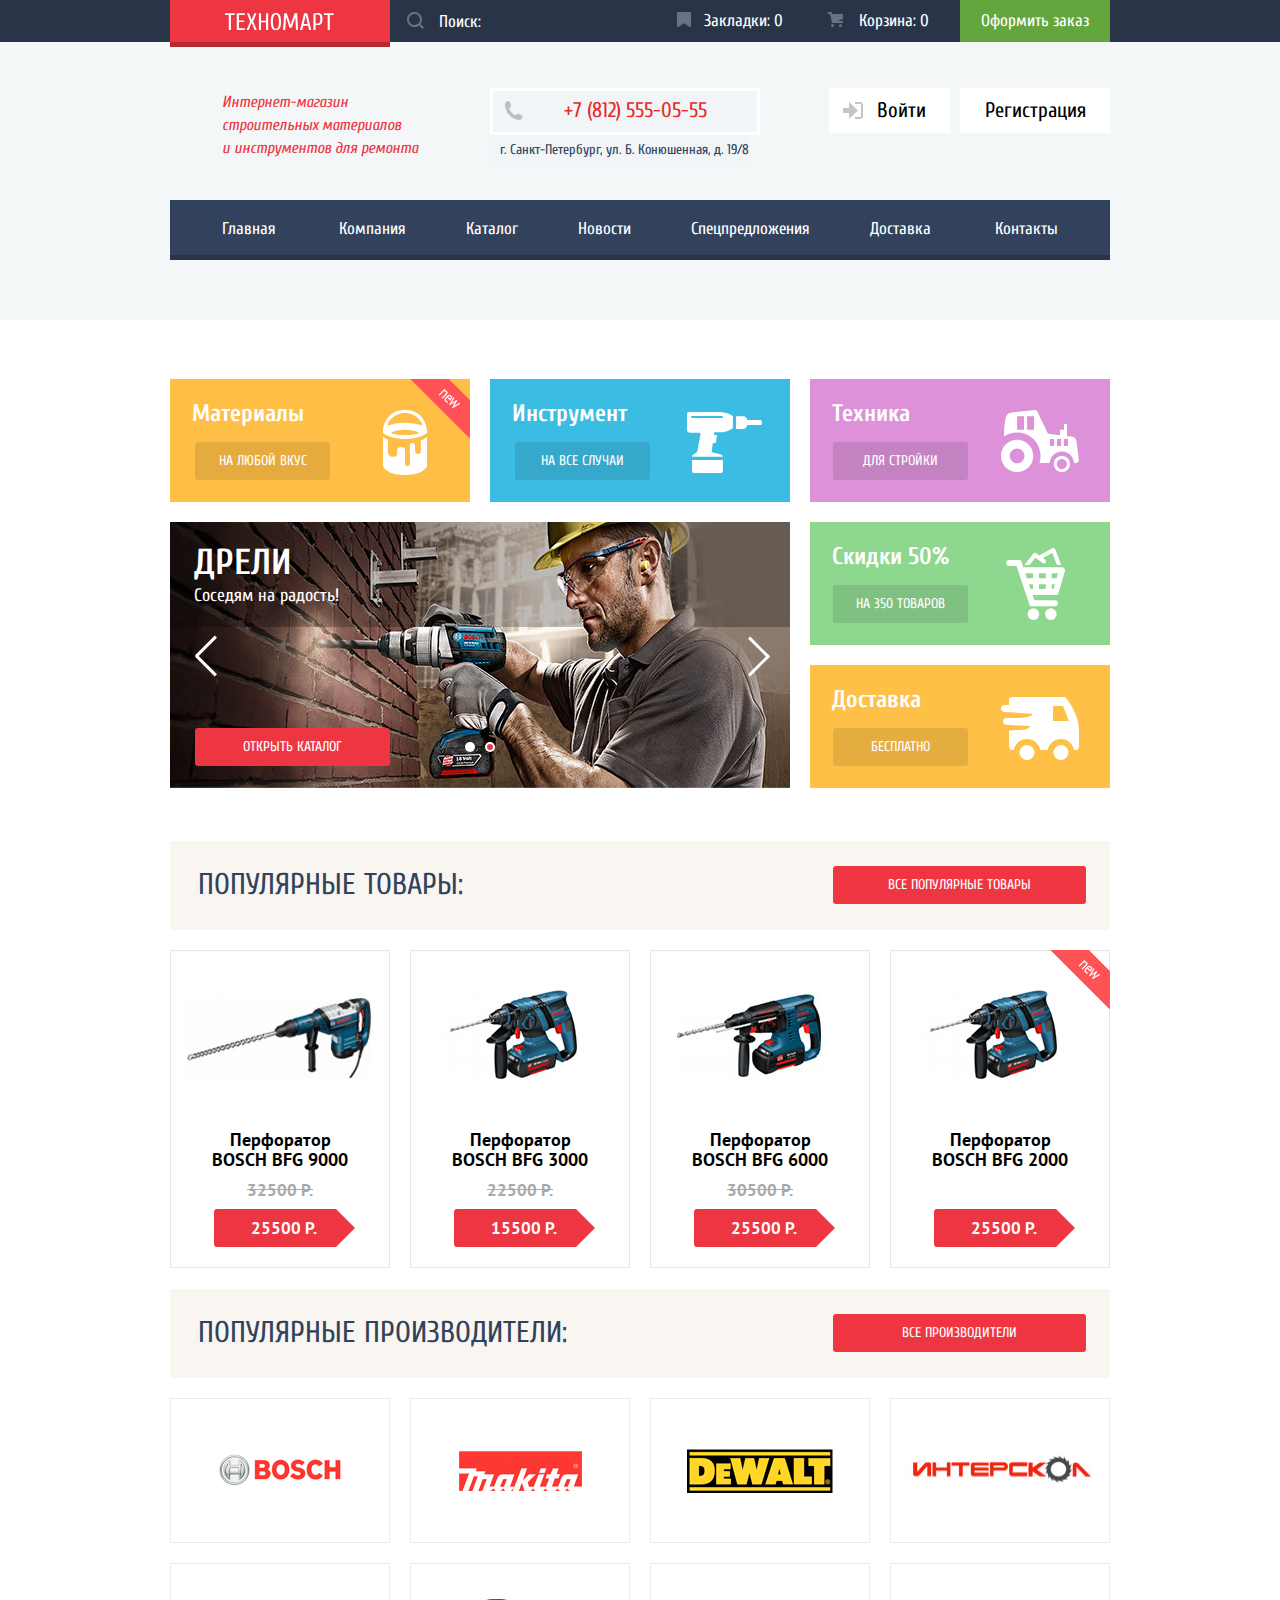
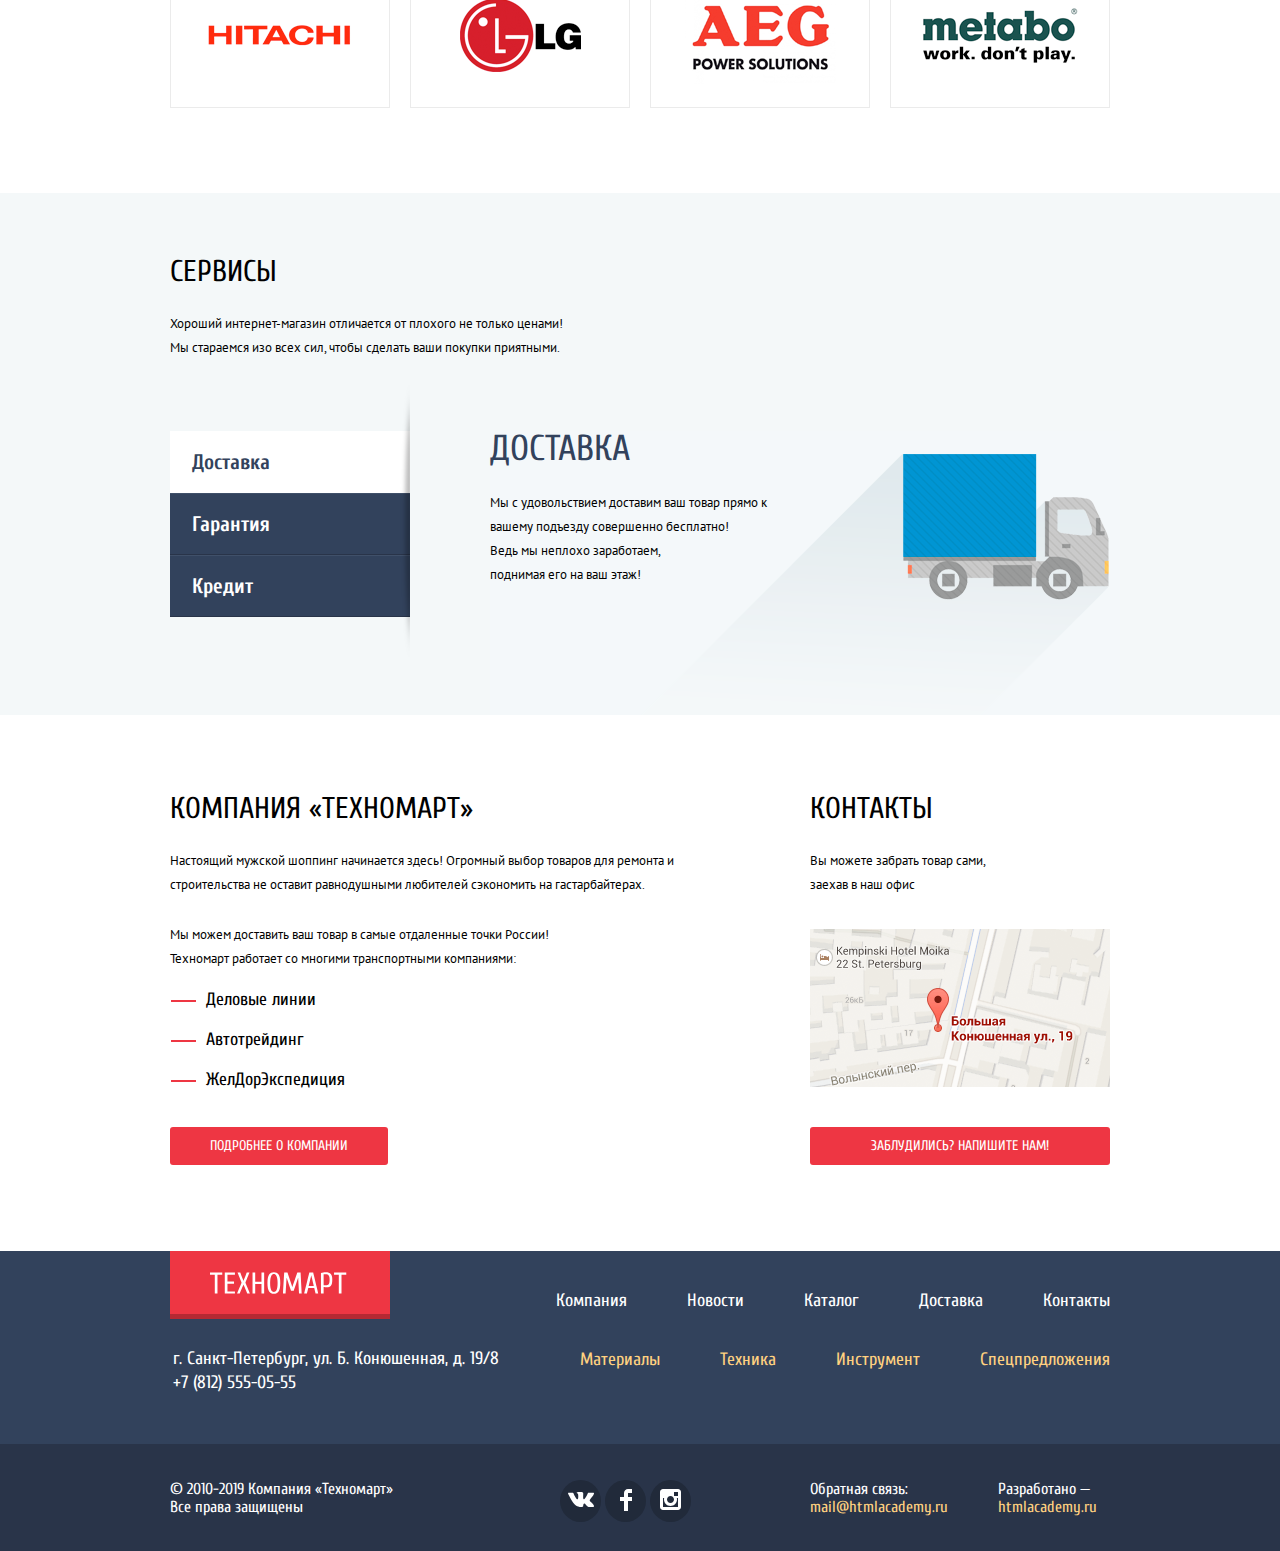
<file: index.html>
<!DOCTYPE html>
<html lang="ru">
<head>
  <meta charset="utf-8">
  <meta name="format-detection" content="telephone=no">
  <title>HTML Academy: Техномарт</title>
  <link href="https://fonts.googleapis.com/css?family=Cuprum:400,400i,700;subset=cyrillic" rel="stylesheet">
  <link href="https://fonts.googleapis.com/css?family=PT+Sans:400,700&amp;subset=cyrillic" rel="stylesheet">
  <link href="css/normalize.css" rel="stylesheet">
  <link href="css/style-min.css" rel="stylesheet">
</head>
<body>
  <header class="main-header">
    <div class="header-topmenu">
      <div class="designwidth topmenu">
        <a class="main-logo">
          <img width="110" height="18" src="img/logo.svg" alt="Логотип «Техномарт»">
        </a>
        <form class="search-form" action="https://echo.htmlacademy.ru" method="get">
          <input class="search-field" id="search-field" type="search" name="search" placeholder="Поиск:">
        </form>
        <div class="header-order">
          <a class="header-order-bookmarks-empty" href="bookmarks.html">Закладки: 0</a>
          <a class="header-order-cart-empty" href="cart.html">Корзина: 0</a>
          <a class="header-order-checkout-empty" href="checkout.html">Оформить заказ</a>
        </div>
      </div>
    </div>
    <div class="header-lightbg">
      <div class="designwidth header-middlemenu">
        <h2 class="header-title">Интернет-магазин строительных материалов и&#160;инструментов для ремонта</h2>
        <div class="header-contacts">
          <span class="header-lightbg-phone" aria-label="Наш контактный телефон">+7 (812) 555-05-55</span>
          <span class="header-lightbg-adress" aria-label="Наш адрес">г. Санкт-Петербург, ул. Б. Конюшенная, д. 19/8</span>
        </div>
        <section class="user-navigation">
          <h2 class="visually-hidden">Навигация пользователя</h2>
          <div class="user-buttons">
            <a class="user-button login-link" href="login.html">Войти</a>
            <a class="user-button registration-link" href="registration.html">Регистрация</a>
          </div>
        </section>
      </div>
      <nav class="designwidth site-navigation">
        <ul class="site-navigation-list">
          <li class="site-navigation-active"><a>Главная</a></li>
          <li><a href="company.html">Компания</a></li>
          <li><a href="catalog.html">Каталог</a></li>
          <li><a href="news.html">Новости</a></li>
          <li><a href="offers.html">Спецпредложения</a></li>
          <li><a href="company.html">Доставка</a></li>
          <li><a href="contacts.html">Контакты</a></li>
        </ul>
      </nav>
    </div>
  </header>
  <main class="container">
    <section class="profit-types designwidth">
      <ul class="profit-types-list">
        <li class="profit profit-materials">
          <h3 class="main-profit">Материалы</h3>
          <span class="new-flag">New</span>
          <a class="button opacity-button" href="#">На любой вкус</a>
        </li>
        <li class="profit profit-tools">
          <h3 class="main-profit">Инструмент</h3>
          <a class="button opacity-button" href="#">На все случаи</a>
        </li>
        <li class="profit profit-mashinery">
          <h3 class="main-profit">Техника</h3>
          <a class="button opacity-button" href="#">Для стройки</a>
        </li>
      </ul>
    </section>
    <section class="features-types designwidth">
      <div class="features-list">
        <div class="slider">
          <div class="perforator-slide cat-slide-off">
            <h3>Перфораторы</h3>
            <p> Настоящие мужские игрушки</p>
            <span class="red-dot">1</span>
          </div>
          <div class="drill-slide ">
            <h3>Дрели</h3>
            <p> Соседям на радость!</p>
            <span class="red-dot">2</span>
          </div>
          <button class="slider-previous just-button" type="button">Назад</button>
          <button class="slider-next just-button" type="button">Вперед</button>
          <a class="red-button slider-button" href="catalog.html">Открыть каталог</a>
          <span class="white-round one"></span>
          <span class="white-round two"></span>
        </div>
        <div class="profit profit-discount">
          <h3 class="main-profit">Скидки 50%</h3>
          <a class="button opacity-button" href="catalog/offers">На 350 товаров</a>
        </div>
        <div class="profit profit-delivery">
          <h3 class="main-profit">Доставка</h3>
          <a class="button opacity-button" href="delivery.html">Бесплатно</a>
        </div>
      </div>
    </section>
    <section class="designwidth popular-goods">
      <div class="sandy">
        <h2 class="main-title">Популярные товары:</h2>
        <a class="red-button all-popular" href="catalog/popular-goods">Все популярные товары</a>
      </div>
      <ul class="popular-goods-list">
        <li class="itemcard">
          <a href="catalog.html">
            <img class="item-photo" src="img/bosch_bfg_9000.jpg" width="218" height="170" alt="Image: Bosch BFG 9000">
          </a>
          <h4 class="item-title">
            <span class="catalog-category">Перфоратор</span>
            <span class="catalog-brand">Bosch</span>
            <span class="catalog-model">BFG 9000</span>
          </h4>
          <div class="price-old">32500 р.</div>
          <div class="price-current">25500 р.</div>
        </li>
        <li class="itemcard">
          <a href="catalog.html">
            <img class="item-photo" src="img/bosch_bfg_3000.jpg" width="218" height="170" alt="Image: Bosch BFG 3000">
          </a>
          <h4 class="item-title">
            <span class="catalog-category">Перфоратор</span>
            <span class="catalog-brand">Bosch</span>
            <span class="catalog-model">BFG 3000</span>
          </h4>
          <div class="price-old">22500 р.</div>
          <div class="price-current">15500 р.</div>
        </li>
        <li class="itemcard">
          <a href="catalog.html">
            <img class="item-photo" src="img/bosch_bfg_6000.jpg" width="218" height="170" alt="Image: Bosch BFG 6000">
          </a>
          <h4 class="item-title">
            <span class="catalog-category">Перфоратор</span>
            <span class="catalog-brand">Bosch</span>
            <span class="catalog-model">BFG 6000</span>
          </h4>
          <div class="price-old">30500 р.</div>
          <div class="price-current">25500 р.</div>
        </li>
        <li class="itemcard">
          <a href="catalog.html">
            <img class="item-photo" src="img/bosch_bfg_2000.jpg" width="218" height="170" alt="Image: Bosch BFG 2000">
          </a>
          <h4 class="item-title">
            <span class="catalog-category">Перфоратор</span>
            <span class="catalog-brand">Bosch</span>
            <span class="catalog-model">BFG 2000</span>
          </h4>
          <div class="new-flag"></div>
          <div class="price-old"></div>
          <div class="price-current">25500 р.</div>
        </li>
      </ul>
    </section>
    <section class="designwidth popular-brands">
      <div class="sandy">
        <h2 class="main-title ">Популярные производители:</h2>
        <a class="red-button all-popular" href="">Все производители</a>
      </div>
      <ul class="brand-list">
        <li><a href="catalog/bosch"><img width="126" height="37" src="img/bosch.png" alt="Bosch"></a></li>
        <li><a href="catalog/makita"><img width="123" height="40" src="img/makita.png" alt="Makita"></a></li>
        <li><a href="catalog/dewalt"><img width="146" height="44" src="img/dewalt.png" alt="DeWalt"></a></li>
        <li><a href="catalog/interskol"><img class="interskol" width="200" height="92" src="img/interskol.png" alt="Интерскол"></a></li>
        <li><a href="catalog/hitachi"><img width="169" height="31" src="img/hitachi.png" alt="Hitachi"></a></li>
        <li><a href="catalog/lg"><img width="121" height="73" src="img/lg.png" alt="LG"></a></li>
        <li><a href="catalog/aeg"><img width="151" height="96" src="img/aeg.png" alt="AEG"></a></li>
        <li><a href="catalog/metabo"><img width="204" height="69" src="img/metabo.png" alt="Metabo"></a></li>
      </ul>
    </section>
    <section class="slider-services">
      <div class="designwidth-noright">
        <h2>Сервисы</h2>
        <p class="slider-subheader">
          Хороший интернет-магазин отличается от плохого не только ценами!
          Мы стараемся изо всех сил, чтобы сделать ваши покупки приятными.
        </p>
        <div class="slider-body">
          <div class="slider-title">
            <button class="delivery-button slider-active" type="button" name="delivery-button">Доставка</button>
            <button class="waranty-button" type="button" name="waranty-button">Гарантия</button>
            <button class="credit-button" type="button" name="credit-button">Кредит</button>
          </div>
          <div class="delivery-slider slider-active">
            <h3>Доставка</h3>
            <p>
              Мы с удовольствием доставим ваш товар прямо
              к вашему подъезду совершенно бесплатно! <br>
              Ведь мы неплохо заработаем,<br>
              поднимая его на ваш этаж!
            </p>
          </div>
          <div class="waranty-slider">
            <h3>Гарантия</h3>
            <p>
              Если купленный у нас товар поломается или заискрит, <br>
              а также в случае пожара, спровоцированного его возгаранием,  вы всегда можете быть уверены в нашей гарантии. Мы обменяем сгоревший товар на новый.
              <br>Дом уж восстановите как-нибудь сами.
            </p>
          </div>
          <div class="credit-slider">
            <h3>Кредит</h3>
            <p>
              Залезть в долговую яму стало проще!<br>
              Кредитные консультанты придут вам на помощь.
            </p>
            <a class="red-button" href="#">Отправить заявку</a>
          </div>
        </div>
      </div>
    </section>
    <div class="main-bottom">
      <div class="designwidth">
        <section class="main-info">
          <h2>КОМПАНИЯ «Техномарт»</h2>
          <p>
            Настоящий мужской шоппинг начинается здесь! Огромный выбор товаров для ремонта и
            строительства не оставит равнодушными любителей сэкономить на гастарбайтерах.
          </p>
          <p>
            Мы можем доставить ваш товар в самые отдаленные точки России!
            Техномарт работает со многими транспортными компаниями:
          </p>
          <ul class="transport-agents">
            <li>Деловые линии</li>
            <li>Автотрейдинг</li>
            <li>ЖелДорЭкспедиция</li>
          </ul>
          <a class="red-button" href="company.html">Подробнее о компании</a>
        </section>
        <section class="main-contacts">
          <h2>Контакты</h2>
          <p>Вы можете забрать товар сами, заехав в наш офис</p>
          <a class="minimap-a" href="https://goo.gl/maps/2VF9Bxz9gbC2">
            <img class="minimap" src="img/minimap.png" width="300" height="158" alt="ул.Большая конюшенная, 19">
          </a>
          <a class="red-button write-us" href="#">Заблудились? Напишите нам!</a>
        </section>
      </div>
    </div>
  </main>
  <footer class="main-footer">
    <div class="footer-dark-blue">
      <div class=" designwidth footer-dark-blue">
        <div class="left-footer">
          <a class="footer-logo"><img alt="Логотип «Техномарт»" width="138" height="23" src="img/logo.svg"></a>
          <p class="left-footer-adress" aria-label="Место нахождения и телефон">
            г. Санкт-Петербург, ул. Б. Конюшенная, д. 19/8
            +7 (812) 555-05-55
          </p>
        </div>
        <div class="footer-nav">
          <ul class="footer-nav-list">
            <li><a href="company.html">Компания</a></li>
            <li><a href="news.html">Новости</a></li>
            <li><a href="catalog.html">Каталог</a></li>
            <li><a href="delivery.html">Доставка</a></li>
            <li><a href="contacts.html">Контакты</a></li>
          </ul>
          <ul class="footer-popular-list">
            <li><a href="#">Материалы</a></li>
            <li><a href="#">Техника</a></li>
            <li><a href="#">Инструмент</a></li>
            <li><a href="offers.html">Спецпредложения</a></li>
          </ul>
        </div>
      </div>
    </div>
    <div class="footer-darkest-blue">
      <div class="designwidth footer-darkest">
        <div class="footer-copyright">
          <span class="all-rights">&#169;&#160;2010-2019 Компания «Техномарт»<br>Все права защищены</span>
          <div class="wrapper-for-design">
            <ul class="social-list">
              <li><a class="social-button vk" href="#"><img src="img/vk-icon.svg" width="26" height="15" alt="ТЕХНОМАРТ во Вконтакте"><span class="visually-hidden">Вконтакте</span></a></li>
              <li><a class="social-button fb" href="#"><span class="visually-hidden">Facebook</span><img width="12" height="22" src="img/fb-icon.svg" alt="ТЕХНОМАРТ на Фэйсбуке"></a></li>
              <li><a class="social-button instagram" href="#"><span class="visually-hidden">INSTAGRAM</span><img width="21" height="21" src="img/insta-icon.svg" alt="ТЕХНОМАРТ в Инстаграме"></a></li>
            </ul>
          </div>
          <div class="creator">
            <div>
              <b>Обратная связь: </b>
              <a class="footer-link mailto-button">mail@htmlacademy.ru</a>
            </div>
            <div class="developer">
              <b>Разработано 	&#8212; </b>
              <a class="footer-link web-address" href="https://htmlacademy.ru/intensive/htmlcss">htmlacademy.ru</a>
            </div>
          </div>
        </div>
      </div>
    </div>
  </footer>
  <div class="popup popup-hidden write-us-form">
    <button class="cross-button popup-close" type="button"></button>
    <form action="https://echo.htmlacademy.ru" method="post">
      <div class="two-columns">
        <p class="form-p">
          <label for="author-name-field">Ваше имя:</label>
          <input class="popup-input" id="author-name-field" type="text" name="author-name" placeholder="Имя Фамилия">
        </p>
        <p class="form-p">
          <label for="author-email-field">Ваш  e-mail:</label>
          <input class="popup-input" id="author-email-field" type="text" name="author-email" placeholder="email@example.com">
        </p>
      </div>
      <div class="one-column">
        <label for="mail-body-field">Текст письма:</label>
        <textarea class="popup-input" id="mail-body-field" name="mail-body" placeholder="В свободной форме"></textarea>
      </div>
      <div class="greybg">
        <input class="button red-button submit-button" type="submit" name="submit" value="Отправить">
      </div>
    </form>
  </div>
  <div class="popup popup-hidden map-popup">
    <iframe src="https://www.google.com/maps/embed?pb=!1m18!1m12!1m3!1d1998.6037999040354!2d30.322010416394033!3d59.938716271971415!2m3!1f0!2f0!3f0!3m2!1i1024!2i768!4f13.1!3m3!1m2!1s0x4696310fca5ba729%3A0xea9c53d4493c879f!2sBolshaya+Konyushennaya+ul.%2C+19%2C+Sankt-Peterburg%2C+Russia%2C+191186!5e0!3m2!1sen!2s!4v1441888483426" width="940" height="446" allowfullscreen></iframe>
    <button class="cross-button" type="button" name="popup-close">Закрыть</button>
  </div>
  <script src="js/javascript-min.js"></script>
</body>
</html>
</file>
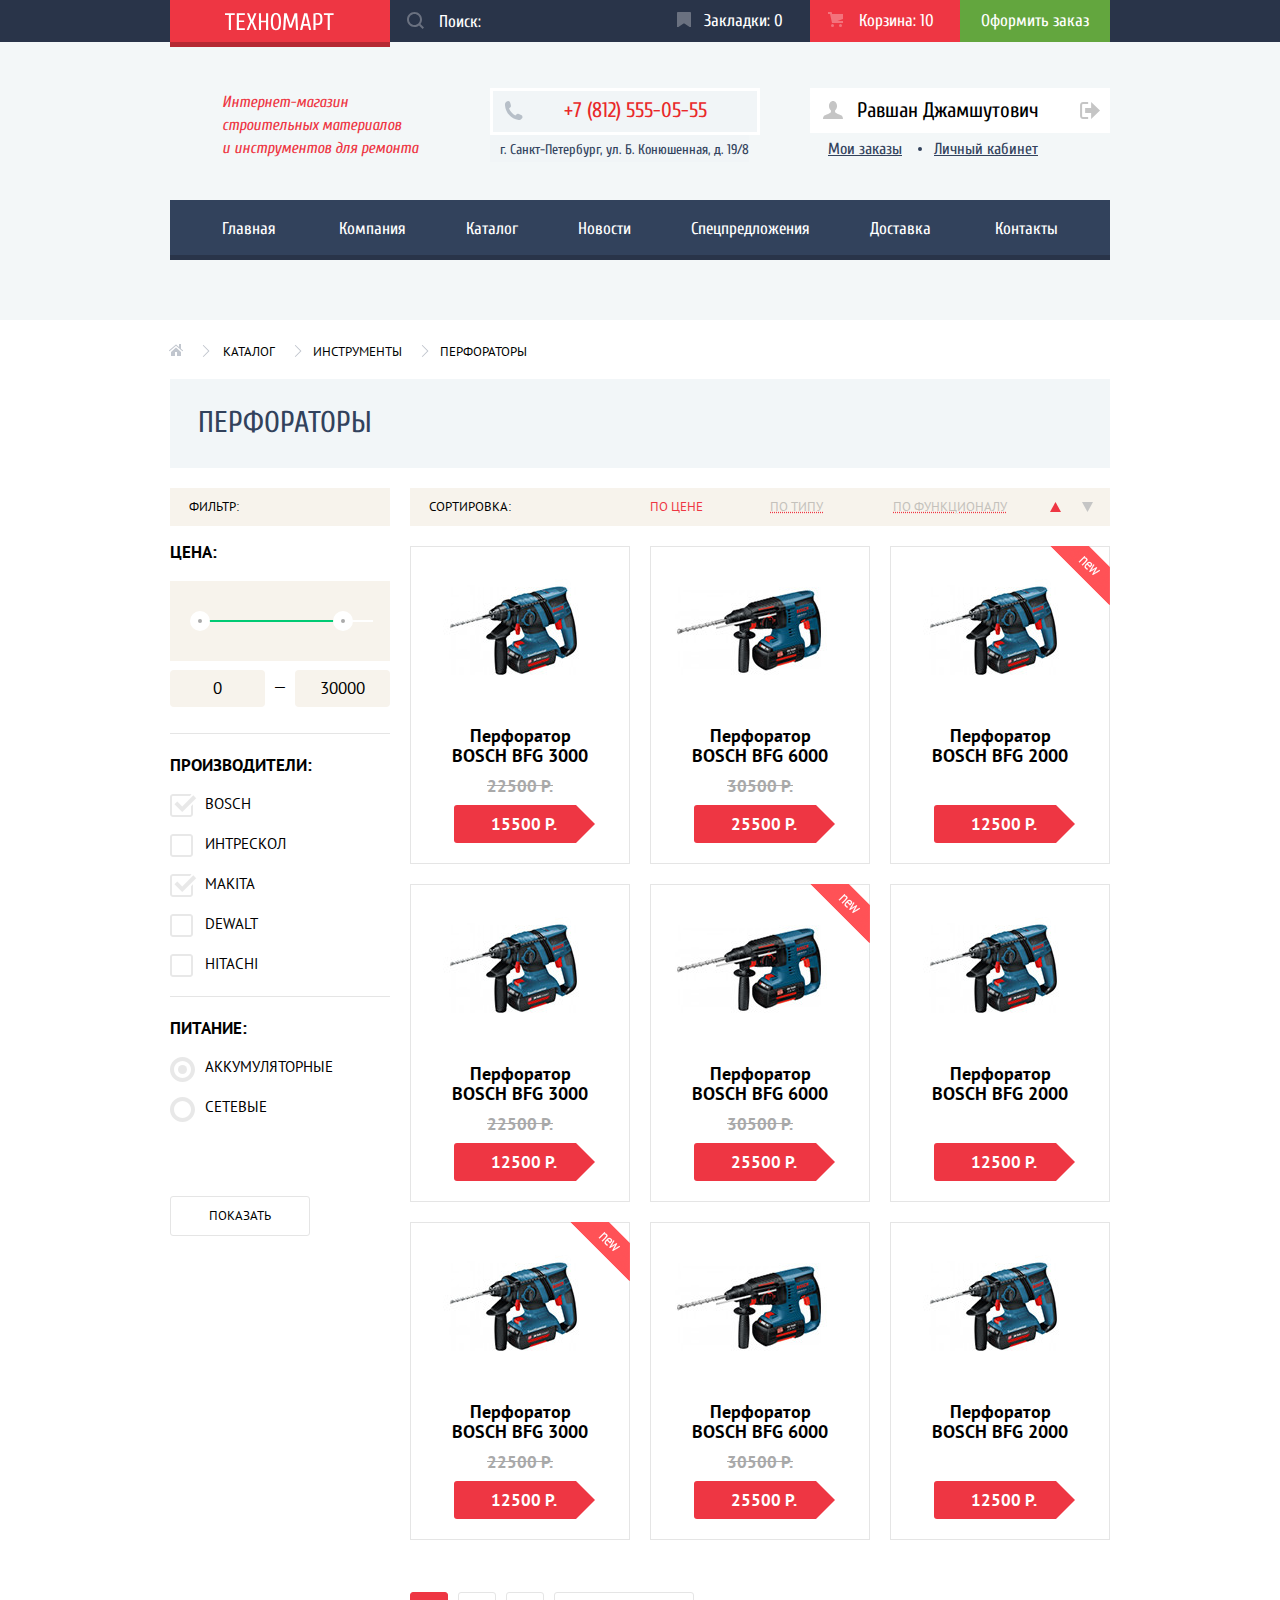
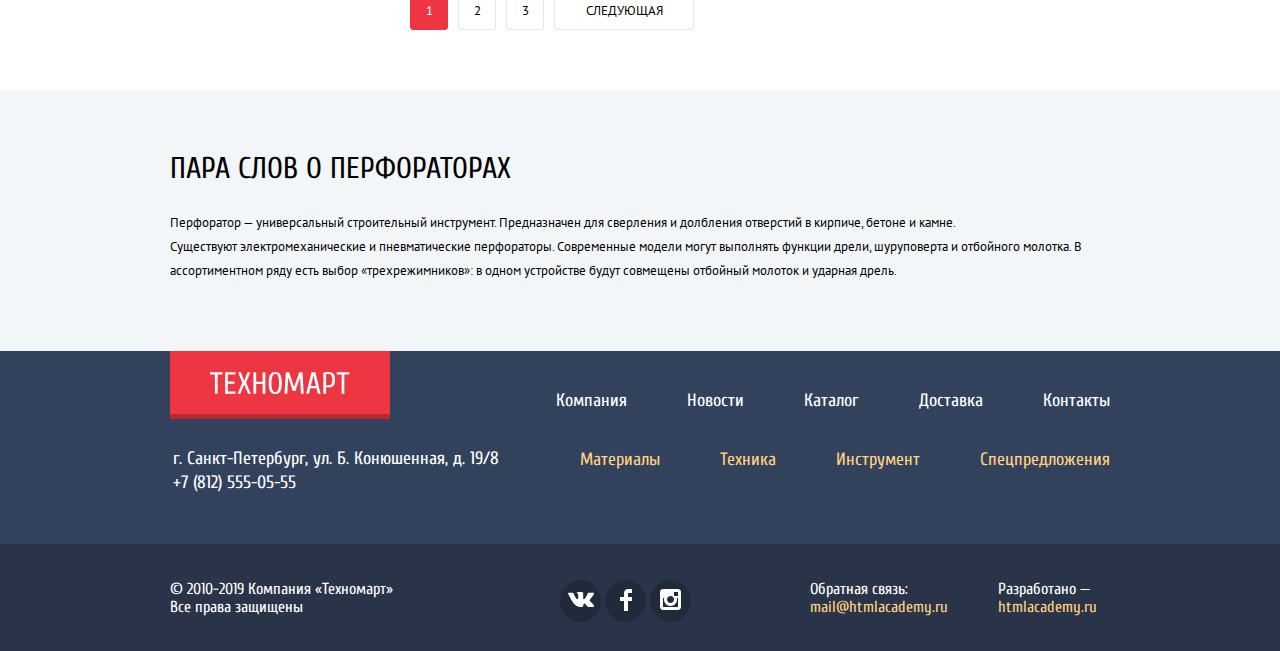
<file: catalog.html>
<!DOCTYPE html>
<html lang="ru">
<head>
  <meta charset="utf-8">
  <meta name="format-detection" content="telephone=no">
  <title>HTML Academy: Техномарт</title>
  <link href="https://fonts.googleapis.com/css?family=Cuprum:400,400i,700;subset=cyrillic" rel="stylesheet">
  <link href="https://fonts.googleapis.com/css?family=PT+Sans:400,700&amp;subset=cyrillic" rel="stylesheet">
  <link href="css/normalize.css" rel="stylesheet">
  <link href="css/style-min.css" rel="stylesheet">
</head>
<body>
  <header class="main-header">
    <h1 class="visually-hidden">Интернет-магазин строительных материалов и инструментов для ремонта ТЕХНОМАРТ</h1>
    <div class="header-topmenu">
      <div class="designwidth topmenu">
        <a class="main-logo header-logo" href="index.html"><img alt="Логотип «Техномарт»" width="111" height="18" src="img/logo.svg"></a> 
        <form class="search-form" action="https://echo.htmlacademy.ru">
          <input class="search-field" id="search-field" type="search" name="search" placeholder="Поиск:">
        </form>
        <div class="header-order">
          <a class="header-order-bookmarks-empty" href="bookmarks.html">Закладки: 0</a>
          <a class="header-order-cart-empty cart-filled" href="cart.html">Корзина: 10</a>
          <a class="header-order-checkout-empty" href="checkout.html">Оформить заказ</a>
        </div>
      </div>
    </div>
    <div class="header-lightbg">
      <div class="designwidth header-middlemenu">
        <h2 class="header-title">Интернет-магазин строительных материалов и&#160;инструментов для ремонта</h2>
        <div class="header-contacts">
          <span class="header-lightbg-phone" aria-label="Наш контактный телефон">+7 (812) 555-05-55</span>
          <span class="header-lightbg-adress" aria-label="Наш адрес">г. Санкт-Петербург, ул. Б. Конюшенная, д. 19/8</span>
        </div>
        <section class="user-navigation">
          <h2 class="visually-hidden">Навигация пользователя</h2>
          <div class="user-buttons">
            <a class="user-button logged-username" href="users/id666/profile.html">Равшан Джамшутович</a>
            <a class="logged-logout" href="logout.html" aria-label="Выйти">
              <svg version="1.1" id="Layer_1" xmlns="http://www.w3.org/2000/svg" xmlns:xlink="http://www.w3.org/1999/xlink" x="0px" y="0px"
                   width="21px" height="17px" viewBox="0 0 21 17" enable-background="new 0 0 21 17" xml:space="preserve">
                <g>
                <polygon fill="#c5c5c5" points="21,8.5 12.125,0 12.125,6 6.125,6 6.125,11 12.125,11 12.125,17 	" />
                 <path fill="#c5c5c5" d="M3.106,13.952V3.048c0.018-0.376,0.171-1.057,1.01-1.057h5.027V0H4.116C1.938,0,1.112,1.81,1.087,3.027 v10.946C1.112,15.189,1.938,17,4.116,17h5.027v-1.99H4.116C3.277,15.01,3.124,14.327,3.106,13.952z" />
                </g>
              </svg>              
            </a>
          </div>
          <div class="user-links-list">
            <a class="logged-link history-link" href="users/id666/history.html">Мои заказы</a>
            <a class="logged-link account-link" href="users/id666/profile.html">Личный кабинет</a>
          </div>
        </section>
      </div>
      <nav class="designwidth site-navigation">
        <ul class="site-navigation-list">
          <li><a href="index.html">Главная</a></li>
          <li><a href="company.html">Компания</a></li> 
          <li><a>Каталог</a></li>
          <li><a href="news.html">Новости</a></li>
          <li><a href="offers.html">Спецпредложения</a></li>
          <li><a href="company.html">Доставка</a></li>
          <li><a href="contacts.html">Контакты</a></li>
        </ul>
      </nav>
    </div>
  </header>
  <main class="container">
    <div class="designwidth">
      <ul class="breadcrumbs">
        <li class="home-icon"><a href="index.html"><img src="img/icon-home.svg" width="15" height="12" alt="Главная страница" aria-label="Главная страница"></a></li>
        <li><a href="catalog.html">Каталог</a></li>
        <li><a href="#">Инструменты</a></li>
        <li class="breadcrumbs-current">Перфораторы</li>
      </ul>
      <h2 class="lightbluebg main-title">Перфораторы</h2>
      <div class="filters-columns">
        <section class="filters">
          <h3 class="filter-title sandy-bg">Фильтр:</h3>
          <form class="perforator-filter">
            <fieldset class="filter-section">
              <legend class="filter-header">Цена:</legend>
              <div class="filter-body-list price-filter">
                <div class="sandy-box">
                  <span class="left-handle">1</span>
                  <span class="right-handle">2</span>
                </div>
                <div class="price-range">
                  <input class="sandy-input" name="min-price" type="number" value="0" aria-label="Minimal price">
                  <span>&#8212;</span>
                  <input class="sandy-input" name="max-price" type="number" value="30000" aria-label="Maximal price">
                </div>
              </div>
            </fieldset>
            <fieldset class="filter-section">
              <legend class="filter-header">Производители:</legend>
              <ul class="filter-body-list">
                <li class="option-field">
                  <input class="visually-hidden filter-input filter-input-checkbox" id="bosch" type="checkbox" name="brand" value="bosch" checked>
                  <label for="bosch">Bosch</label>
                </li>
                <li class="option-field">
                  <input class="visually-hidden filter-input filter-input-checkbox" id="interskol" type="checkbox" name="interskol">
                  <label for="interskol">Интрескол</label>
                </li>
                <li class="option-field">
                  <input class="visually-hidden filter-input filter-input-checkbox" id="makita" type="checkbox" name="makita" checked>
                  <label for="makita">Makita</label>
                </li>
                <li class="option-field">
                  <input class="visually-hidden filter-input filter-input-checkbox" id="dewalt" type="checkbox" name="dewalt">
                  <label for="dewalt">DeWalt</label>
                </li>
                <li class="option-field">
                  <input class="visually-hidden filter-input filter-input-checkbox" id="hitachi" type="checkbox" name="hitachi">
                  <label for="hitachi">Hitachi</label>
                </li>
              </ul>
            </fieldset>
            <fieldset class="filter-section last-fieldset">
              <legend class="filter-header">Питание:</legend>
              <ul class="filter-body-list">
                <li class="option-field">
                  <input class="visually-hidden filter-input filter-input-radio" id="battery-ps" type="radio" name="power-source" value="battery-ps" checked>
                  <label for="battery-ps">Аккумуляторные</label>
                </li>
                <li class="option-field">
                  <input class="visually-hidden filter-input filter-input-radio" id="network-ps" type="radio" name="power-source" value="network-ps">
                  <label for="network-ps">Сетевые</label>
                </li>
                <li class="option-field">
              </ul>
            </fieldset>
            <input class="white-button submit-button" type="submit" value="Показать">
          </form>
        </section>
        <section class="filter-output">
          <div class="sorting-tab sandy-bg">
            <h3 class="filter-title">Сортировка:</h3>
            <a class="sorting-active by-price">по цене</a>
            <a class="by-type" href="#">по типу</a>
            <a href="#">по функционалу</a>
            <div class="direction">
              <a class="ascending active">по-возрастанию</a>
              <a class="descending passive">по-убыванию</a>
            </div>
          </div>
          <ul class="itemcards-list">
            <li class="itemcard">
              <div class="hover-buy-n-bookmarks">
                <a class="buy-button" href="#">КУПИТЬ</a>
                <a class="bookmark-button" href="#">В ЗАКЛАДКИ</a>
              </div>
              <a href="#">
                <img class="item-photo" src="img/bosch_bfg_3000.jpg" width="218" height="170" alt="Image: Bosch BFG 3000">
              </a>
              <h4 class="item-title">
                <span class="catalog-category">Перфоратор</span>
                <span class="catalog-brand">Bosch</span>
                <span class="catalog-model">BFG 3000</span>
              </h4>
              <div class="price-old">22500 р.</div>
              <div class="price-current">15500 р.</div>
            </li>
            <li class="itemcard">
              <a href="#">
                <img class="item-photo" src="img/bosch_bfg_6000.jpg" width="218" height="170" alt="Image: Bosch BFG 6000">
              </a>
              <h4 class="item-title">
                <span class="catalog-category">Перфоратор</span>
                <span class="catalog-brand">Bosch</span>
                <span class="catalog-model">BFG 6000</span>
              </h4>
              <div class="price-old">30500 р.</div>
              <div class="price-current">25500 р.</div>
              <div class="hover-buy-n-bookmarks">
                <a href="#" class="buy-button">КУПИТЬ</a>
                <a href="#" class="bookmark-button">В ЗАКЛАДКИ</a>
              </div>
            </li>
            <li class="itemcard">
              <a href="#">
                <img class="item-photo" src="img/bosch_bfg_2000.jpg" width="218" height="170" alt="Image: Bosch BFG 2000">                <!-- Нью-флаг указать в цсс?-->
              </a>
              <h4 class="item-title">
                <span class="catalog-category">Перфоратор</span>
                <span class="catalog-brand">Bosch</span>
                <span class="catalog-model">BFG 2000</span>
              </h4>
              <div class="new-flag">New</div>
              <div class="price-old"> </div>
              <div class="price-current">12500 р.</div>
              <div class="hover-buy-n-bookmarks">
                <a href="#" class="buy-button">КУПИТЬ</a>
                <a href="#" class="bookmark-button">В ЗАКЛАДКИ</a>
              </div>
            </li>
            <li class="itemcard">
              <a href="#">
                <img class="item-photo" src="img/bosch_bfg_3000.jpg" width="218" height="170" alt="Image: Bosch BFG 3000">
              </a>
              <h4 class="item-title">
                <span class="catalog-category">Перфоратор</span>
                <span class="catalog-brand">Bosch</span>
                <span class="catalog-model">BFG 3000</span>
              </h4>
              <div class="price-old">22500 Р.</div>
              <div class="price-current">12500 Р.</div>
              <div class="hover-buy-n-bookmarks">
                <a href="#" class="buy-button">КУПИТЬ</a>
                <a href="#" class="bookmark-button">В ЗАКЛАДКИ</a>
              </div>
            </li>
            <li class="itemcard">
              <a href="#">
                <img class="item-photo" src="img/bosch_bfg_6000.jpg" width="218" height="170" alt="Image: Bosch BFG 6000">
              </a>
              <h4 class="item-title">
                <span class="catalog-category">Перфоратор</span>
                <span class="catalog-brand">Bosch</span>
                <span class="catalog-model">BFG 6000</span>
              </h4>
              <div class="new-flag"><span class="visually-hidden">New</span></div>
              <div class="price-old">30500 Р.</div>
              <div class="price-current">25500 Р.</div>
              <div class="hover-buy-n-bookmarks">
                <a href="#" class="buy-button">КУПИТЬ</a>
                <a href="#" class="bookmark-button">В ЗАКЛАДКИ</a>
              </div>
            </li>
            <li class="itemcard">
              <a href="#">
                <img class="item-photo" src="img/bosch_bfg_2000.jpg" width="218" height="170" alt="Image: Bosch BFG 2000">
              </a>
              <h4 class="item-title">
                <span class="catalog-category">Перфоратор</span>
                <span class="catalog-brand">Bosch</span>
                <span class="catalog-model">BFG 2000</span>
                </h4>
              <div class="price-old"></div>
              <div class="price-current">12500 Р.</div>
              <div class="hover-buy-n-bookmarks">
                <a href="#" class="buy-button">КУПИТЬ</a>
                <a href="#" class="bookmark-button">В ЗАКЛАДКИ</a>
                </div>
            </li>
            <li class="itemcard">
              <a href="#">
                <img class="item-photo" src="img/bosch_bfg_3000.jpg" width="218" height="170" alt="Image: Bosch BFG 3000">
              </a>
              <h4 class="item-title">
                <span class="catalog-category">Перфоратор</span>
                <span class="catalog-brand">Bosch</span>
                <span class="catalog-model">BFG 3000</span>
              </h4>
              <div class="new-flag"><span class="visually-hidden">New</span></div>
              <div class="price-old">22500 Р.</div>
              <div class="price-current">12500 Р.</div>
              <div class="hover-buy-n-bookmarks">
                <a href="#" class="buy-button">КУПИТЬ</a>
                <a href="#" class="bookmark-button">В ЗАКЛАДКИ</a>
              </div>
            </li>
            <li class="itemcard">
              <a href="#">
                <img class="item-photo" src="img/bosch_bfg_6000.jpg" width="218" height="170" alt="Image: Bosch BFG 6000">
              </a>
              <h4 class="item-title">
                <span class="catalog-category">Перфоратор</span>
                <span class="catalog-brand">Bosch</span>
                <span class="catalog-model">BFG 6000</span>
              </h4>
              <div class="price-old">30500 Р.</div>
              <div class="price-current">25500 Р.</div>
              <div class="hover-buy-n-bookmarks">
                <a href="#" class="buy-button">КУПИТЬ</a>
                <a href="#" class="bookmark-button">В ЗАКЛАДКИ</a>
              </div>
            </li>
            <li class="itemcard">
              <a href="#">
                <img class="item-photo" src="img/bosch_bfg_2000.jpg" width="218" height="170" alt="Image: Bosch BFG 2000">
              </a>
              <h4 class="item-title">
                <span class="catalog-category">Перфоратор</span>
                <span class="catalog-brand">Bosch</span>
                <span class="catalog-model">BFG 2000</span>
              </h4>
              <div class="price-old"></div>
              <div class="price-current">12500 Р.</div>
              <div class="hover-buy-n-bookmarks">
                <a href="#" class="buy-button">КУПИТЬ</a>
                <a href="#" class="bookmark-button">В ЗАКЛАДКИ</a>
              </div>
            </li>
          </ul>
          <ul class="catalog-navigation ">
            <li><a class="white-button active-page">1</a></li>
            <li><a class="white-button" href="#">2</a></li>
            <li><a class="white-button" href="#">3</a></li>
            <li><a class="white-button next-page" href="#">Следующая</a></li>
          </ul>
        </section>
      </div>
    </div>
    <div class="main-lightbluebg perf-bottom">
      <section class="designwidth">
        <h2>ПАРА СЛОВ О ПЕРФОРАТОРАХ</h2>
        <p>
          Перфоратор — универсальный строительный инструмент. Предназначен для сверления и долбления отверстий в кирпиче, бетоне и камне.<br>
          Существуют электромеханические и пневматические перфораторы. Современные модели могут выполнять функции дрели, шуруповерта и отбойного молотка.
          В ассортиментном ряду есть выбор «трехрежимников»: в одном устройстве будут совмещены отбойный молоток и ударная дрель.
        </p>
      </section>
    </div>
  </main>
  <footer class="main-footer">
    <div class="footer-dark-blue">
      <div class=" designwidth footer-dark-blue">
        <div class="left-footer">
          <a class="footer-logo" href="index.html"><img alt="Логотип «Техномарт»" width="141" height="23" src="img/logo.svg"></a>
          <p class="left-footer-adress" aria-label="Место нахождения и телефон">
            г. Санкт-Петербург, ул. Б. Конюшенная, д. 19/8
            +7 (812) 555-05-55
          </p>
        </div>
        <div class="footer-nav">
          <ul class="footer-nav-list">
            <li><a href="company.html">Компания</a></li>
            <li><a href="news.html">Новости</a></li>
            <li><a>Каталог</a></li>
            <li><a href="delivery.html">Доставка</a></li>
            <li><a href="contacts.html">Контакты</a></li>
          </ul>
          <ul class="footer-popular-list">
            <li><a href="#">Материалы</a></li>
            <li><a href="#">Техника</a></li>
            <li><a href="#">Инструмент</a></li>
            <li><a href="offers.html">Спецпредложения</a></li>
          </ul>
        </div>
      </div>
    </div>
    <div class="footer-darkest-blue">
      <div class="designwidth footer-darkest">
        <div class="footer-copyright">
          <span class="all-rights">&#169;&#160;2010-2019 Компания «Техномарт»<br>Все права защищены</span>
          <div class="wrapper-for-design">
            <ul class="social-list">
              <li><a class="social-button vk" href="#"><img src="img/vk-icon.svg" width="26" height="15" alt="VK"><span class="visually-hidden">Вконтакте</span></a></li>
              <li><a class="social-button fb" href="#"><span class="visually-hidden">Facebook</span><img width="12" height="22" src="img/fb-icon.svg" alt="Facebook"></a></li>
              <li><a class="social-button instagram" href="#"><span class="visually-hidden">INSTAGRAM</span><img width="21" height="21" src="img/insta-icon.svg" alt="ТЕХНОМАРТ в Инстаграме"></a></li>
            </ul>
          </div>
          <div class="creator">
            <div>
              <b>Обратная связь: </b>
              <a class="footer-link mailto-button">mail@htmlacademy.ru</a>
            </div>
            <div class="developer">
              <b>Разработано 	&#8212; </b>
              <a class="footer-link web-address" href="https://htmlacademy.ru/intensive/htmlcss">htmlacademy.ru</a>
            </div>
          </div>
        </div>
      </div>
    </div>
  </footer> 
  <section class="popup  popup-hidden buy-dialog">    
      <button class="cross-button popup-close" type="button"><span>Закрыть</span></button>
      <div class="buy-window">
        <div class="buypopup-top">
          <h2 class="popup-title">Товар добавлен в корзину!</h2>
        </div>
        <div class="buy-buttons">
          <a class="button red-button" href="#">Оформить заказ</a>
          <button class="white-button buy-continue" type="button">Продолжить покупки</button>
        </div>
      </div>   
  </section>
    <script src="js/javascript-cat-min.js"></script>
</body>
</html>
</file>
<file: css/style-min.css>
body{margin:0;padding:0;min-width:960px;font-family:"Cuprum",Arial,sans-serif;font-size:13px;line-height:24px;color:#000;background-color:#fff}a{text-decoration:none;color:#fff;padding:0;cursor:pointer}.visually-hidden:not(:focus):not(:active),input[type="checkbox"].visually-hidden,input[type="radio"].visually-hidden{position:absolute;width:1px;height:1px;margin:-1px;border:0;padding:0;white-space:nowrap;-webkit-clip-path:inset(100%);clip-path:inset(100%);clip:rect(0 0 0 0);overflow:hidden}.red-button{display:inline-block;text-align:center;vertical-align:middle;font-family:"Cuprum",Arial,sans-serif;background-color:#ee3643;color:#fff;text-align:center;vertical-align:middle;text-transform:uppercase;font-size:14px;line-height:18px;padding-top:10px;padding-bottom:10px;border-radius:3px;outline:none}.red-button:hover,.red-button:focus{background-color:#ca2c37;color:#fff}.red-button:active{background-color:#ba2732;color:#fff}.just-button{display:inline-block;text-align:center;vertical-align:middle;font:inherit;border:none;margin:0;padding:0;background-color:transparent;cursor:pointer}.main-header{margin:0;padding:0;font-family:"Cuprum",Arial,sans-serif}.header-topmenu{width:100%;height:42px;color:#fff;background-color:#293449}.header-topmenu a,.site-navigation-list a{color:#fff}.designwidth{width:940px;margin:0 auto;padding:0 10px}.topmenu{display:-webkit-box;display:-ms-flexbox;display:flex;font-size:17px;line-height:18px;-webkit-box-align:stretch;-ms-flex-align:stretch;align-items:stretch;-ms-flex-line-pack:stretch;align-content:stretch}.main-logo{margin:0;display:block;max-width:220px;padding:13px 55px 7px 55px;background-color:#ee3643;-webkit-box-shadow:#b52933 0 5px 0 0;box-shadow:#b52933 0 5px 0 0;z-index:5}.main-logo img{margin:0;padding:0;width:110px;height:18px}.main-logo:hover{background-color:#ca2c37;-webkit-box-shadow:#9a212a 0 5px 0 0;box-shadow:#9a212a 0 5px 0 0}.main-logo:active{background-color:#ba2732;-webkit-box-shadow:#8e1e26 0 5px 0 0;box-shadow:#8e1e26 0 5px 0 0}.header-order{display:-webkit-box;display:-ms-flexbox;display:flex;width:470px;-webkit-box-pack:end;-ms-flex-pack:end;justify-content:flex-end}.search-form{width:270px;color:#fff;background-color:#293449}.search-field{position:relative;width:100%;height:42px;padding-left:49px;font:inherit;font-size:17px;line-height:18px;color:#fff;background-color:#293449;border:none;background-image:url("../img/icon-search-grey.svg");background-repeat:no-repeat;background-position:17px 12px;-ms-flex-item-align:stretch;-ms-grid-row-align:stretch;align-self:stretch}.search-field::-webkit-input-placeholder{color:#fff}.search-field:-ms-input-placeholder{color:#fff}.search-field::-moz-placeholder{color:#fff;opacity:1}.search-field:-moz-placeholder{color:#fff;opacity:1}.search-field:hover{background-image:url("../img/icon-search-white.svg");background-repeat:no-repeat;background-position:18px 12px;background-color:#212a3a}.search-field:focus{background-color:#fff;color:#000;background-image:url("../img/icon-search-red.svg");background-repeat:no-repeat;background-position:18px 12px;border:none}.header-order-bookmarks-empty{display:inline-block;position:relative;text-align:left;vertical-align:middle;width:106px;padding-left:44px;padding-top:12px;-ms-flex-item-align:stretch;-ms-grid-row-align:stretch;align-self:stretch;text-align:left;vertical-align:middle}.header-order-bookmarks-empty::before{position:absolute;content:"";top:12px;left:17px;width:14px;height:15px;background-image:url("../img/icon-bookmark-white.svg");background-repeat:no-repeat;background-position:0 0;opacity:0.3}.header-order-cart-empty,.header-order-cart-full{display:block;position:relative;width:101px;padding-left:49px;padding-top:12px}.header-order-checkout-empty{display:block;width:150px;padding-top:12px;text-align:center}.header-order-cart-empty::before{position:absolute;content:"";top:12px;left:18px;width:15px;height:15px;background-image:url("../img/icon-cart1.svg");background-repeat:no-repeat;background-position:0 0;opacity:0.3}.header-order-cart-empty:hover::before,.header-order-bookmarks-empty:hover::before{opacity:1}.header-order-bookmarks-empty:hover,.header-order-bookmarks-empty:focus{background-color:#212a3a;color:#fff}.header-order-cart-empty:hover,.header-order-cart-empty:focus{background-color:#212a3a;color:#fff}.header-order-bookmarks-empty:active,.header-order-cart-empty:active{background-color:#161d29;color:#9a9c9f}.header-order-bookmarks-empty:active::before{opacity:0.3}.header-order-cart-empty:active::before{opacity:0.3}.bookmarks-filled,.cart-filled{color:#fff;background-color:#ee3643}.bookmarks-filled:hover,.bookmarks-filled:focus,.cart-filled:hover,.cart-filled:focus{color:#fff;background-color:#ee3643}.header-order-checkout-empty{color:#fff;background-color:#63a63e}.header-order-checkout-empty:hover,.header-order-checkout-empty:focus{color:#fff;background-color:#5fbb2d}.header-order-checkout-empty:active{color:#fff;background-color:#518534}.header-lightbg{background-color:#f3f7f8;width:100%;padding-top:46px;padding-bottom:65px}.header-middlemenu{display:-webkit-box;display:-ms-flexbox;display:flex;-webkit-box-pack:justify;-ms-flex-pack:justify;justify-content:space-between;-webkit-box-align:start;-ms-flex-align:start;align-items:flex-start}.header-title{margin:0;padding:0;-webkit-box-sizing:border-box;box-sizing:border-box;width:300px;padding:3px 45px 0 52px;text-transform:none;font-style:italic;font-weight:400;font-size:16px;line-height:23px;color:#ee3643;-ms-flex-item-align:start;align-self:flex-start}.header-contacts{-ms-flex-item-align:start;align-self:flex-start;-webkit-box-align:start;-ms-flex-align:start;align-items:flex-start;margin-left:20px;padding:0;width:270px}.header-lightbg-phone{display:inline-block;text-align:center;vertical-align:middle;position:relative;width:193px;padding-top:9px;padding-bottom:11px;padding-left:71px;text-align:left;background-color:#f1f5f7;color:#e9292a;border:3px solid #fff;font-size:21px;line-height:21px}.header-lightbg-phone::before{position:absolute;content:"";top:10px;left:11px;width:19px;height:19px;background-image:url("../img/icon-phone.svg");background-repeat:no-repeat;background-position:0 0}.header-lightbg-adress{display:inline-block;text-align:center;vertical-align:middle;background-color:#f1f5f7;color:#32425c;font-size:14px;line-height:24px;padding-top:3px;padding-left:10px}.user-navigation{display:-webkit-box;display:-ms-flexbox;display:flex;-ms-flex-wrap:wrap;flex-wrap:wrap;margin-left:auto;padding:0;width:300px;-webkit-box-pack:start;-ms-flex-pack:start;justify-content:flex-start}.user-buttons{display:-webkit-box;display:-ms-flexbox;display:flex;width:300px;-webkit-box-align:start;-ms-flex-align:start;align-items:flex-start;-webkit-box-pack:end;-ms-flex-pack:end;justify-content:flex-end;font-size:21px;line-height:21px}.user-button{display:block;background-color:#fff;color:#000;padding-top:12px;padding-bottom:12px}.login-link{position:relative;-webkit-box-sizing:border-box;box-sizing:border-box;width:121px;margin-right:10px;padding-left:48px;padding-right:27px}.login-link::before{position:absolute;content:"";top:14px;left:14px;width:20px;height:17px;background-image:url("../img/icon-login-grey.svg");background-repeat:no-repeat;background-position:0 0}.login-link:hover::before,.login-link:focus::before{position:absolute;content:"";top:14px;left:13px;width:20px;height:17px;background-image:url("../img/icon-login.svg");background-repeat:no-repeat;background-position:0 0}.login-link:active::before{position:absolute;content:"";top:14px;left:13px;width:20px;height:17px;background-image:url("../img/icon-login-grey.svg");background-repeat:no-repeat;background-position:0 0}.registration-link{width:150px;text-align:center}.login-link:hover,.login-link:focus,.registration-link:hover,.registration-link:focus{color:#ee3643}.login-link:hover:active,.registration-link:active{color:rgba(0,0,0,0.302)}.logged-logout{-webkit-box-sizing:border-box;box-sizing:border-box;position:relative;width:60px;-ms-flex-negative:0;flex-shrink:0;-webkit-box-flex:0;-ms-flex-positive:0;flex-grow:0;padding-top:14px;padding-left:29px;padding-bottom:10px;background-color:#fff}.logged-logout:hover polygon,.logged-logout:hover path,.logged-logout:focus polygon,.logged-logout:focus path{fill:#32425C}.logged-logout:active polygon,.logged-logout:active path{fill:#c5c5c5}.logged-username{position:relative;width:239px;padding-left:47px;padding-top:12px;padding-bottom:12px}.logged-username::before{content:"";position:absolute;top:13px;left:13px;width:21px;height:18px;background-image:url("../img/icon-user.svg");background-repeat:no-repeat;background-position:0 0}.logged-username:hover::before,.logged-username:focus::before{content:"";position:absolute;top:13px;left:13px;width:21px;height:18px;background-image:url("../img/icon-user-blue.svg");background-repeat:no-repeat;background-position:0 0}.logged-username:active::before{content:"";position:absolute;top:13px;left:13px;width:21px;height:18px;background-image:url("../img/icon-user.svg");background-repeat:no-repeat;background-position:0 0}.logged-link{font-size:16px;line-height:18px;color:#32425c;text-decoration:underline}.logged-link:hover,.logged-link:focus{color:#ee3643}.logged-link:active{color:#c5cad0}.user-links-list{display:-webkit-box;display:-ms-flexbox;display:flex;-ms-flex-wrap:wrap;flex-wrap:wrap;margin:0;padding:0;-ms-flex-item-align:start;align-self:flex-start;-webkit-box-align:stretch;-ms-flex-align:stretch;align-items:stretch}.user-links-list a{display:block;position:relative;-webkit-box-sizing:border-box;box-sizing:border-box;padding-top:7px;padding-left:17px;padding-right:15px}.user-links-list a:first-child{padding-left:18px}.user-links-list a::before{position:absolute;top:14px;left:1px;content:"";border:2px solid #32425c;border-radius:50%}.user-links-list a:first-child::before{border:none}.site-navigation{width:940px;-ms-flex-negative:0;flex-shrink:0;margin-top:38px;color:#fff;font-size:17px;line-height:17px}.site-navigation-list{display:-webkit-box;display:-ms-flexbox;display:flex;background-color:#32425c;-webkit-box-shadow:#293449 0 5px 0 0;box-shadow:#293449 0 5px 0 0;-ms-flex-wrap:wrap;flex-wrap:wrap;list-style:none;margin:0;padding:0;padding-right:20px;padding-left:26px;z-index:5}.site-navigation li{margin:0;padding:0}.site-navigation a{display:inline-block;text-align:center;vertical-align:middle;-webkit-box-sizing:border-box;box-sizing:border-box;margin:0;padding-right:31px;padding-left:29px;padding-top:20px;padding-bottom:18px;width:100%}.site-navigation li:first-child a{padding-left:26px;padding-right:34px}.site-navigation li:last-child a{padding-right:27px;padding-left:33px}.site-navigation a:hover,.site-navigation a:focus{background-color:#293449;color:#fff}.site-navigation a:active{background-color:#1d2739;color:rgba(255,255,255,0.502)}.container{background-color:#fff;color:#000}.sandy{margin-top:20px;display:-webkit-box;display:-ms-flexbox;display:flex;-ms-flex-wrap:wrap;flex-wrap:wrap;color:#000;background-color:#f9f5f0;-webkit-box-pack:justify;-ms-flex-pack:justify;justify-content:space-between;-webkit-box-align:start;-ms-flex-align:start;align-items:flex-start}.sandy .main-title{margin:0;color:#32425c;max-width:609px}.sandy .red-button{width:253px;margin-right:24px;margin-top:25px;margin-bottom:26px;padding-top:10px;padding-bottom:10px;border-radius:3px}.breadcrumbs{display:-webkit-box;display:-ms-flexbox;display:flex;-ms-flex-wrap:wrap;flex-wrap:wrap;margin:0;margin-top:23px;padding:0;font-family:"PT sans",Arial,sans-serif;font-size:13px;text-transform:uppercase;line-height:18px}.breadcrumbs li{position:relative;padding-right:38px;list-style:none}.breadcrumbs li:first-child{position:relative;left:-2px}.breadcrumbs li::after{position:absolute;content:"";top:2px;right:11px;width:8px;height:12px;background:#fff url("../img/icon-right-small.svg")no-repeat;background-position:0 0}.breadcrumbs li:last-child::after{background:#fff}.breadcrumbs a{text-decoration:none;color:#000}.lightbluebg{background-color:#f2f6f8}.main-title{margin-top:18px;margin-bottom:20px;padding-top:29px;padding-bottom:30px;padding-left:28px;font-size:30px;line-height:30px;font-weight:400;text-transform:uppercase}.lightbluebg.main-title{color:#32425c}.filters-columns{display:-webkit-box;display:-ms-flexbox;display:flex;-webkit-box-orient:horizontal;-webkit-box-direction:normal;-ms-flex-direction:row;flex-direction:row;-webkit-box-pack:justify;-ms-flex-pack:justify;justify-content:space-between}.filters{-webkit-box-sizing:border-box;box-sizing:border-box;width:220px}.sandy-bg{margin:0;padding:0;padding-top:10px;padding-bottom:10px;font-family:"PT sans",Arial,sans-serif;color:#000;background-color:#f7f3ec}.filter-title{padding-left:19px;font-size:13px;line-height:18px;text-transform:uppercase;font-weight:400}.perforator-filter{display:-webkit-box;display:-ms-flexbox;display:flex;-webkit-box-orient:vertical;-webkit-box-direction:normal;-ms-flex-direction:column;flex-direction:column;font-family:"PT sans",Arial,sans-serif}.perforator-filter label{font-size:15px;line-height:20px}.filter-header{margin:0;padding:0;margin-bottom:12px;font-family:"PT sans",Arial,sans-serif;font-weight:700;font-size:17px;line-height:30px;text-transform:uppercase;text-align:left}.perforator-filter legend:first-of-type{margin-bottom:14px}.sandy-box{background-color:#f7f3ec;margin:0;height:80px;margin-bottom:9px}.sandy-box span{font-size:0;margin:0;padding:0}.sandy-box .left-handle{position:relative;display:inline-block;text-align:center;vertical-align:middle;margin-left:30px;margin-top:39px;min-width:140px;border-top:2px solid #00ca74;cursor:pointer}.sandy-box .left-handle::before{content:"";position:absolute;top:-11px;left:-10px;width:20px;height:20px;background-color:#fff;border-radius:50%;z-index:20}.sandy-box .left-handle::after{content:"";position:absolute;top:-3px;left:-2px;width:4px;height:4px;background-color:#ababab;border-radius:50%;z-index:20}.sandy-box .right-handle{position:relative;display:inline-block;text-align:center;vertical-align:middle;margin-left:0;margin-top:39px;width:30px;border-top:2px solid #fff;cursor:pointer}.sandy-box .right-handle::before{content:"";position:absolute;top:-11px;left:-10px;width:20px;height:20px;background-color:#fff;border-radius:50%;z-index:20}.sandy-box .right-handle::after{content:"";position:absolute;top:-3px;left:-2px;width:4px;height:4px;background-color:#ababab;border-radius:50%;z-index:20}.price-range{display:-webkit-box;display:-ms-flexbox;display:flex;-ms-flex-negative:0;flex-shrink:0;font-size:17px;line-height:18px}.price-range span{padding:0;padding-top:7px;width:30px;-ms-flex-negative:0;flex-shrink:0;margin:0 auto;text-align:center}.sandy-input{display:block;-webkit-box-sizing:border-box;box-sizing:border-box;border-radius:4px;font:inherit;font-size:17px;line-height:18px;border:none;outline:none;color:#000;background-color:#f7f3ec;width:95px;padding-top:9px;padding-bottom:10px;text-align:center}.sandy-input[type=number]{-moz-appearance:textfield}.sandy-input::-webkit-outer-spin-button,.sandy-input::-webkit-inner-spin-button{-webkit-appearance:none;margin:0}.perforator-filter fieldset{margin:0;padding:0;border-bottom:1px solid #e5e5e5;margin-top:16px;padding-bottom:2px}.perforator-filter fieldset:first-of-type{margin-top:11px;padding-bottom:26px}.filters-columns .filter-section{border:none;border-bottom:1px solid #e5e5e5}.perforator-filter fieldset:last-of-type{border:none;padding-bottom:3px}.filter-body-list{margin:0;padding:0;text-transform:uppercase;list-style:none}.filter-body-list label{position:relative;display:block;margin:0;padding:0;padding-left:35px;margin-bottom:20px}.filter-input-checkbox + label::before{content:"";position:absolute;top:0;left:0;width:27px;height:23px;background-image:url("../img/checkbox-off.svg");background-position:0 0;background-repeat:no-repeat;opacity:0.3}.filter-input,.option-field label{cursor:pointer}.filter-input-checkbox:checked + label::before{content:"";position:absolute;top:0;left:0;width:27px;height:23px;background-image:url("../img/checkbox-on.svg");background-position:0 0;background-repeat:no-repeat;opacity:0.3}.filter-input-radio + label::before{content:"";position:absolute;top:0;left:0;width:25px;height:25px;background-image:url("../img/radio-off.svg");background-position:0 0;background-repeat:no-repeat;opacity:0.3}.filter-input-radio:checked + label::before{content:"";position:absolute;top:0;left:0;width:25px;height:25px;background-image:url("../img/radio-on.svg");background-position:0 0;background-repeat:no-repeat;opacity:0.3}.filter-input:hover + label::before,.filter-input:focus + label::before{opacity:1}.filter-input-radio:disabled + label::before,.filter-input-checkbox:disabled + label::before{opacity:0.1;cursor:default}.filter-input-radio:disabled + label,.filter-input-checkbox:disabled + label{color:#dfdfdf;cursor:default}.white-button{-webkit-box-sizing:border-box;box-sizing:border-box;padding-top:10px;padding-bottom:10px;border:1px solid #e5e5e5;border-radius:3px;font:inherit;font-size:13px;line-height:18px;text-transform:uppercase;color:black;background-color:#fff}.white-button:hover,.white-button:focus{border:1px solid #bdc6ca;outline:none}.white-button:active{border:1px solid #ee3643;outline:none}.submit-button{width:140px;margin-top:56px}.filter-output{display:block;width:700px;-webkit-box-sizing:border-box;box-sizing:border-box}.sorting-tab{display:-webkit-box;display:-ms-flexbox;display:flex;-ms-flex-wrap:wrap;flex-wrap:wrap;-webkit-box-pack:justify;-ms-flex-pack:justify;justify-content:space-between}.sorting-tab h3{margin:0;min-width:121px;-ms-flex-item-align:start;align-self:flex-start;-webkit-box-pack:justify;-ms-flex-pack:justify;justify-content:space-between}.sorting-tab > a{text-transform:uppercase;text-align:center;font-size:13px;line-height:18px;min-width:160px;color:#c4c1bb;-webkit-text-decoration:underline dotted #ee3643;text-decoration:underline dotted #ee3643}.sorting-tab .sorting-active{color:#ee3643;text-decoration:none}.sorting-tab a:hover,.sorting-tab a:focus{color:#000;-webkit-text-decoration:underline solid #ee3643;text-decoration:underline solid #ee3643}.sorting-tab .by-price{padding-left:100px;min-width:60px;text-align:left}.sorting-tab .by-type{padding-left:60px;min-width:100px;text-align:left}.direction{display:-webkit-box;display:-ms-flexbox;display:flex;font-size:0;width:80px;margin:0;margin-left:auto;padding:0}.direction .ascending.active{display:block;margin:0;margin-left:20px;padding:0;width:20px;height:18px;background:url("../img/icon-up-dir-red.svg")no-repeat;background-position:0 4px}.direction .ascending.passive{display:block;margin:0;padding:0;width:20px;height:18px;background:url("../img/icon-up-dir.svg")no-repeat;background-position:0 4px}.direction .descending.active{display:block;margin:0;margin-left:12px;padding:0;width:20px;height:18px;background:url("../img/icon-down-dir-red.svg")no-repeat;background-position:0 4px}.direction .descending.passive{display:block;margin:0;padding:0;margin-left:12px;width:20px;height:18px;background:url("../img/icon-down-dir.svg")no-repeat;background-position:0 4px}.direction .descending:hover,.direction .descending:focus{background:url("../img/icon-down-dir-black.svg")no-repeat;background-position:0 4px}.direction .ascending:hover,.direction .ascending:focus{background:url("../img/icon-up-dir-black.svg")no-repeat;background-position:0 4px}.itemcards-list{display:-webkit-box;display:-ms-flexbox;display:flex;margin:0;padding:0;padding-left:0;-ms-flex-wrap:wrap;flex-wrap:wrap;list-style:none;font-size:0}.itemcard{display:inline-block;position:relative;text-align:center;vertical-align:middle;-webkit-box-sizing:border-box;box-sizing:border-box;width:220px;margin-right:20px;margin-top:20px;border:1px solid #e5e5e5;font-family:"PT sans",Arial,sans-serif;font-weight:700;font-size:17px;text-align:center;list-style:none}.itemcards-list .itemcard:nth-child(3n){margin-right:0}.item-title{display:block;font-family:"PT sans",Arial,sans-serif;min-height:40px;font-size:18px;line-height:20px;margin:0 30px;margin-top:3px;padding:0;text-align:center}.item-title span{padding:0;margin:0}.item-title .catalog-brand,.item-title .catalog-model{text-transform:uppercase}.item-photo{background-color:#fff}.all-popular{color:#fff}.price-old{position:relative;padding-top:8px;padding-bottom:8px;height:21px;text-decoration:line-through;text-transform:uppercase;color:#a9a9a9;-ms-flex-item-align:start;align-self:flex-start}.price-current{display:inline-block;position:relative;text-align:center;vertical-align:middle;padding:7px 30px;min-width:80px;margin-left:7px;margin-top:2px;margin-bottom:20px;color:#fff;background:#ee3643;border-radius:3px;text-transform:uppercase}.price-current::after{content:"";position:absolute;top:0;right:-20px;width:0;height:0;border:19px solid white;border-left-color:#ee3643}.new-flag{content:"";position:absolute;top:-1px;right:-1px;width:60px;height:60px;color:#fff;background-image:url("../img/new-flag.png");background-position:0 0;background-repeat:no-repeat;text-indent:-1000px;overflow:hidden;z-index:20}.hover-buy-n-bookmarks{display:none;font-family:"Cuprum",Arial,sans-serif;font-size:14px;line-height:18px;text-transform:uppercase}.itemcard:hover,.itemcard:focus{-webkit-box-shadow:0 10px 25px rgba(41,52,73,0.5);box-shadow:0 10px 25px rgba(41,52,73,0.5);z-index:25}.itemcard:hover .hover-buy-n-bookmarks,.itemcard:focus .hover-buy-n-bookmarks,.itemcard a:focus .hover-buy-n-bookmarks{position:absolute;display:block;top:0;left:0;width:218px;height:170px;z-index:15;background-color:white}.buy-button{display:block;position:relative;margin:0 auto;margin-top:43px;-webkit-box-sizing:border-box;box-sizing:border-box;width:135px;padding-top:7px;padding-bottom:4px;border:3px solid #63a63e;border-radius:3px;color:#fff;background-color:#63a63e;-webkit-box-shadow:0 3px #367315;box-shadow:0 3px #367315;cursor:pointer}.buy-button:hover,.buy-button:focus{color:#fff;background-color:#5fbb2d;border-color:#5fbb2d}.buy-button:active{background-color:#518534;border-color:#518534}.buy-button::before{content:"";position:absolute;top:8px;left:11px;width:15px;height:15px;background-image:url("../img/icon-cart.svg");background-repeat:no-repeat;background-position:0 0;opacity:0.3}.buy-button:hover::before,.buy-button:focus::before{opacity:1}.bookmark-button{display:block;position:relative;margin:0 auto;margin-top:11px;-webkit-box-sizing:border-box;box-sizing:border-box;width:135px;padding-top:7px;padding-bottom:7px;border:3px solid #63a63e;border-radius:3px;color:#32425c;background-color:white}.bookmark-button:hover,.bookmark-button:focus{border-color:#32425c}.bookmark-button:active{border-color:#c1c6ce;color:#c1c6ce}.catalog-navigation{display:-webkit-box;display:-ms-flexbox;display:flex;-ms-flex-wrap:wrap;flex-wrap:wrap;margin:0;padding:0;margin-top:52px;margin-bottom:60px;list-style:none}.catalog-navigation a{display:block;width:38px;-webkit-box-sizing:border-box;box-sizing:border-box;padding-top:9px;padding-bottom:9px;margin-right:10px;font-family:"PT sans",Arial,sans-serif;font-size:13px;line-height:18px;text-align:center}a.next-page{width:140px}.catalog-navigation a.active-page,.catalog-navigation a.active-page:hover,.catalog-navigation a.active-page:focus,.catalog-navigation a.active-page:active{border:1px solid #ee3643;color:#fff;background-color:#ee3643}.profit-types{color:white}.main-profit{margin:0;padding-top:20px;padding-left:22px;font-weight:700;font-size:24px;line-height:30px;color:#fff}.profit-types-list{list-style:none;margin:0;padding:0;margin-top:59px;display:-webkit-box;display:-ms-flexbox;display:flex;-webkit-box-pack:justify;-ms-flex-pack:justify;justify-content:space-between}.profit-types-list li{display:block;width:300px}.profit{position:relative;-webkit-box-sizing:border-box;box-sizing:border-box;width:300px}.profit .new-flag{top:0;right:0}.profit-types-list a{color:#fff;font-size:14px;line-height:18px}.profit-materials{background-color:#ffbf47;background-image:url("../img/materials-icon.svg");background-position:213px 31px;background-repeat:no-repeat}.profit-tools{background-color:#3bbce3;background-image:url("../img/tools-icon.svg");background-position:197px 33px;background-repeat:no-repeat}.profit-mashinery{background-color:#dc91d8;background-image:url("../img/mashinery-icon.svg");background-position:191px 31px;background-repeat:no-repeat}.features-types{margin-top:20px}.features-list{height:266px;list-style:none;margin:0;padding:0;display:-webkit-box;display:-ms-flexbox;display:flex;-webkit-box-orient:vertical;-webkit-box-direction:normal;-ms-flex-direction:column;flex-direction:column;-ms-flex-wrap:wrap;flex-wrap:wrap;-webkit-box-pack:justify;-ms-flex-pack:justify;justify-content:space-between}.slider{position:relative;display:block;width:620px;height:266px;color:#fff;background:#877e77;background-position:0 0;background-repeat:no-repeat}.slider .slider-previous,.slider .slider-next{position:absolute;top:105px;width:60px;height:60px;font-size:0;z-index:30;cursor:pointer}.slider .slider-previous{left:0}.slider .slider-previous::after,.slider .slider-previous::before,.slider .slider-next::after,.slider .slider-next::before{content:"";position:absolute;width:28px;height:3px;background-color:#fff}.slider .slider-previous::before{-webkit-transform:rotate(45deg);-ms-transform:rotate(45deg);transform:rotate(45deg);top:37px;left:22px}.slider .slider-previous::after{-webkit-transform:rotate(-45deg);-ms-transform:rotate(-45deg);transform:rotate(-45deg);bottom:39px;left:22px}.slider .slider-next{right:0}.slider .slider-next::before{-webkit-transform:rotate(45deg);-ms-transform:rotate(45deg);transform:rotate(45deg);right:17px;top:19px}.slider .slider-next::after{-webkit-transform:rotate(-45deg);-ms-transform:rotate(-45deg);transform:rotate(-45deg);right:17px;bottom:20px}.slider .slider-button{position:absolute;bottom:22px;left:25px;width:195px;z-index:20;padding-top:10px;padding-bottom:10px;border-radius:3px}.slider h3{margin:0;padding:0;font-size:36px;line-height:36px;padding-top:23px;padding-left:24px;text-transform:uppercase}.slider p{display:inline-block;text-align:center;vertical-align:middle;margin-top:3px;padding-left:24px;font-size:18px}.red-dot{position:absolute;bottom:38px;width:6px;height:6px;border-radius:50%;background-color:#ee3643;z-index:30;font-size:0}.drill-slide{position:relative;display:block;width:620px;height:266px;background:#877e77 url("../img/slider_drill.jpg");background-position:0 0;background-repeat:no-repeat}.drill-slide .red-dot{right:297px}.perforator-slide{position:relative;display:block;width:620px;height:266px;background:#877e77 url("../img/slider_peforator.jpg");background-position:0 0;background-repeat:no-repeat}.perforator-slide .red-dot{left:297px}.slider .white-round{position:absolute;bottom:36px;width:10px;height:10px;border-radius:50%;background-color:#fff;z-index:25}.slider .one{right:295px}.slider .two{left:295px}.cat-slide-off{display:none}.profit-discount{margin-left:20px;background-color:#8ed78f;background-image:url("../img/icon-discount-cart.svg");background-position:196px 26px;background-repeat:no-repeat}.profit-delivery{margin-left:20px;background-color:#ffc047;background-image:url("../img/delivery-icon.svg");background-position:191px 32px;background-repeat:no-repeat}.opacity-button{display:block;margin-left:23px;margin-top:13px;margin-bottom:22px;width:135px;border-radius:3px;color:#fff;background-color:rgba(0,0,0,0.1);padding-top:10px;padding-bottom:10px;font-size:14px;line-height:18px;text-transform:uppercase;text-align:center}.opacity-button:hover,.opacity-button:focus{background-color:rgba(0,0,0,0.2);color:#fff}.opacity-button:active{background-color:rgba(0,0,0,0.3);color:#fff}.profit-materials .opacity-button,.profit-tools .opacity-button{margin-left:25px}.popular-goods{margin-top:53px}.popular-goods-list{margin:0;padding:0;font-size:0;display:-webkit-box;display:-ms-flexbox;display:flex;-ms-flex-wrap:wrap;flex-wrap:wrap;font-size:0}.popular-goods-list .itemcard{margin-bottom:0}.popular-goods-list .itemcard:nth-child(4n){margin-right:0}.popular-goods-list a{color:#000;background-color:#fff;text-decoration:none}.popular-brands .sandy{margin-top:21px}.brand-list{display:-webkit-box;display:-ms-flexbox;display:flex;-ms-flex-wrap:wrap;flex-wrap:wrap;-webkit-box-pack:justify;-ms-flex-pack:justify;justify-content:space-between;margin:0;padding:0;list-style:none}.brand-list li{display:block;margin-top:20px;-webkit-box-sizing:border-box;box-sizing:border-box;width:220px;height:145px;border:1px solid #ebebeb}.brand-list a{display:-webkit-box;display:-ms-flexbox;display:flex;padding:0;margin:0;width:218px;height:143px}.brand-list a:hover,.brand-list a:focus{-webkit-box-shadow:0 10px 25px rgba(41,52,73,0.5);box-shadow:0 10px 25px rgba(41,52,73,0.5);z-index:25}.brand-list a:active{opacity:0.3;-webkit-box-shadow:0 4px 10px rgba(41,52,73,0.5);box-shadow:0 4px 10px rgba(41,52,73,0.5);z-index:25}.brand-list img{margin:auto}.brand-list img.interskol{margin:18px auto}.slider-services{color:black;background-color:#f4f8f9;margin-top:85px;padding-top:39px}.slider-services .designwidth-noright{width:950px;margin:0 auto;padding-left:10px}.slider-services h2{font-size:30px;line-height:30px;text-transform:uppercase;font-weight:400}.slider-services .slider-subheader{width:400px}.slider-services p{margin-top:6px;font-family:"PT sans",Arial,sans-serif;font-size:13px;line-height:24px}.slider-services h3{font-family:"Cuprum",Arial,sans-serif;color:#32425c;font-size:36px;line-height:36px;font-weight:400;text-transform:uppercase;margin-top:0;margin-bottom:24px;padding-top:0}.slider-body{display:-webkit-box;display:-ms-flexbox;display:flex;-webkit-box-pack:justify;-ms-flex-pack:justify;justify-content:space-between;position:relative;margin-top:71px;min-height:284px}.slider-body p{margin-top:0}.slider-title{position:relative;-ms-flex-item-align:start;align-self:flex-start;width:240px;font-family:"Cuprum",Arial,sans-serif;font-size:21px;line-height:30px;font-weight:700}.slider-title::after{content:"";position:absolute;top:-46px;right:0;width:10px;height:279px;background-image:url("../img/services_shade.png");background-position:0 0;background-repeat:no-repeat;z-index:20}.slider-title button{width:240px;font:inherit;color:white;background-color:#32425c;border:none;margin:0;padding:15px 22px 15px;text-align:left;border-top:1px solid #405069;border-bottom:1px solid #293449}.slider-title .slider-active{border-top:1px solid white;border-bottom:1px solid white;color:#32425c;background-color:white}.delivery-slider{display:none;width:630px;background:#f4f8fa url("../img/delivery.png")no-repeat;background-position:151px 23px}.delivery-slider p{width:280px}.waranty-slider{display:none;width:630px;background:#f4f8fa url("../img/waranty.png")no-repeat;background-position:top right}.waranty-slider p{width:379px}.credit-slider{display:none;width:630px;background:#f4f8fa url("../img/credit.png")no-repeat;background-position:top right}.credit-slider p{width:300px}.credit-slider .red-button{width:195px;margin-top:12px;padding-top:10px;padding-bottom:10px}.delivery-slider.slider-active,.waranty-slider.slider-active,.credit-slider.slider-active{display:block}.main-lightbluebg{padding-top:39px;padding-bottom:86px;color:#000;background-color:#f2f6f8}.main-lightbluebg p{font-family:"PT sans",Arial,sans-serif;font-size:13px;line-height:24px;margin-bottom:26px;padding-right:0;padding-left:0}.perf-bottom{padding-bottom:42px}.perf-bottom h2{padding-bottom:14px;margin-bottom:0;font-size:30px;line-height:30px;font-weight:400;text-transform:uppercase}.main-bottom{padding-top:54px;padding-bottom:86px}.main-bottom .designwidth{display:-webkit-box;display:-ms-flexbox;display:flex;-ms-flex-wrap:wrap;flex-wrap:wrap;-webkit-box-pack:justify;-ms-flex-pack:justify;justify-content:space-between}.main-info{width:540px}.main-bottom h2{font-size:30px;line-height:30px;font-weight:400;text-transform:uppercase}.main-bottom p{font-family:"PT sans",Arial,sans-serif;font-size:13px;line-height:24px;margin-bottom:26px;padding-right:0;padding-left:0}.main-info p:last-of-type{width:400px;margin-bottom:0}.transport-agents{margin-top:19px;margin-bottom:17px;padding-left:0;font-size:18px;line-height:20px;list-style:none}.transport-agents li{position:relative;padding-left:36px;padding-bottom:20px}.transport-agents li::before{position:absolute;content:"";top:10px;left:1px;width:25px;height:0;border-top:2px solid #ee3643}.main-info .red-button{padding:10px 40px}.main-contacts{width:300px}.main-contacts p{width:182px}.main-contacts .minimap{margin-top:6px}.main-contacts .red-button{width:300px;margin-top:32px}.main-footer{font-size:18px;line-height:24px}.footer-dark-blue{color:#fff;background-color:#32425c}.footer-dark-blue{display:-webkit-box;display:-ms-flexbox;display:flex}.left-footer{display:block;width:330px;-ms-flex-negative:0;flex-shrink:0}.footer-logo{-webkit-box-sizing:border-box;box-sizing:border-box;margin:0;display:block;width:220px;height:63px;-webkit-box-align:center;-ms-flex-align:center;align-items:center;padding:20px 41px 20px 40px;background-color:#ee3643;-webkit-box-shadow:#b52933 0 5px 0 0;box-shadow:#b52933 0 5px 0 0}.footer-logo img{display:inline-block;text-align:center;vertical-align:middle}.left-footer-adress{display:block;margin:0;padding:0;padding-left:3px;margin-top:33px;margin-bottom:49px}.footer-nav{display:inline-block;text-align:center;vertical-align:middle;-webkit-box-orient:vertical;-webkit-box-direction:normal;-ms-flex-direction:column;flex-direction:column;-webkit-box-flex:1;-ms-flex-positive:1;flex-grow:1}.footer-nav-list{display:-webkit-box;display:-ms-flexbox;display:flex;-webkit-box-pack:end;-ms-flex-pack:end;justify-content:flex-end;-ms-flex-wrap:wrap;flex-wrap:wrap;padding:0;margin:0;list-style:none}.footer-nav-list a{display:block;margin:0;padding:0;padding-top:38px;padding-left:60px;color:#fff}.footer-nav-list li:first-child a{padding-left:0}.footer-nav-list a:hover,.footer-nav-list a:focus{text-decoration:underline}.footer-popular-list{padding:0;margin:0;-ms-flex-wrap:wrap;flex-wrap:wrap;list-style:none;display:-webkit-box;display:-ms-flexbox;display:flex;-webkit-box-pack:end;-ms-flex-pack:end;justify-content:flex-end}.footer-popular-list a{display:block;color:#ffd180;margin:0;padding:0;padding-top:35px;padding-left:60px}.footer-popular-list li:first-child a{padding-left:0}.footer-popular-list a:hover,.footer-popular-list a:focus{text-decoration:underline}.footer-darkest-blue{background-color:#293449;color:#fff}.footer-darkest{display:-webkit-box;display:-ms-flexbox;display:flex;padding-bottom:29px}.footer-copyright{padding-top:36px;display:-webkit-box;display:-ms-flexbox;display:flex;-ms-flex-wrap:wrap;flex-wrap:wrap;width:100%;font-size:16px;line-height:18px;-webkit-box-pack:justify;-ms-flex-pack:justify;justify-content:space-between}.wrapper-for-design,.overflow-wrapper,.creator{width:300px;-webkit-box-sizing:border-box;box-sizing:border-box}.all-rights{width:300px;margin:0;padding:0}.social-list{display:-webkit-box;display:-ms-flexbox;display:flex;-ms-flex-wrap:wrap;flex-wrap:wrap;margin:0 auto;padding:0;list-style:none}.wrapper-for-design{padding-left:70px}.social-list a{color:#fff}.social-list a:hover,.social-list a:focus{background-color:#ee3643}.social-button{margin-right:4px;display:-webkit-box;display:-ms-flexbox;display:flex;-webkit-box-sizing:border-box;box-sizing:border-box;width:41px;height:42px;border-radius:50%;background-color:#212a3a}.vk{padding-left:8px;padding-top:12px}.fb{padding-left:15px;padding-top:9px}.instagram{padding-left:10px;padding-top:9px}.creator{display:-webkit-box;display:-ms-flexbox;display:flex;-ms-flex-wrap:wrap;flex-wrap:wrap;text-align:left}.creator div{width:150px}.creator b{font-weight:400}.creator .developer{-webkit-box-sizing:border-box;box-sizing:border-box;padding-left:38px}.footer-link{color:#ffd180}.footer-link:hover,.footer-link:focus{text-decoration:underline}@-webkit-keyframes bounce{0%{-webkit-transform:translateY(-2000px);transform:translateY(-2000px)}70%{-webkit-transform:translateY(30px);transform:translateY(30px)}90%{-webkit-transform:translateY(-10px);transform:translateY(-10px)}100%{-webkit-transform:translateY(0);transform:translateY(0)}}@keyframes bounce{0%{-webkit-transform:translateY(-2000px);transform:translateY(-2000px)}70%{-webkit-transform:translateY(30px);transform:translateY(30px)}90%{-webkit-transform:translateY(-10px);transform:translateY(-10px)}100%{-webkit-transform:translateY(0);transform:translateY(0)}}@-webkit-keyframes shake{0%,100%{-webkit-transform:translateX(0);transform:translateX(0)}10%,30%,50%,70%,90%{-webkit-transform:translateX(-10px);transform:translateX(-10px)}20%,40%,60%,80%{-webkit-transform:translateX(10px);transform:translateX(10px)}}@keyframes shake{0%,100%{-webkit-transform:translateX(0);transform:translateX(0)}10%,30%,50%,70%,90%{-webkit-transform:translateX(-10px);transform:translateX(-10px)}20%,40%,60%,80%{-webkit-transform:translateX(10px);transform:translateX(10px)}}.animation1{-webkit-animation:bounce 0.5s;animation:bounce 0.5s}.animation2{-webkit-animation:shake 0.6s;animation:shake 0.6s}.popup{position:fixed;left:50%}.write-us-form{display:block;top:120px;margin-top:120px;margin-left:-320px;width:620px;border-top:7px solid #ff5257;color:#000;background-color:#fff;background-position-y:50px;font-family:"Cuprum",Arial,sans-serif;-webkit-box-shadow:0 20px 40px rgba(0,0,0,0.75);box-shadow:0 20px 40px rgba(0,0,0,0.75);z-index:137}.two-columns{display:-webkit-box;display:-ms-flexbox;display:flex;-ms-flex-wrap:wrap;flex-wrap:wrap;margin:0 80px;margin-top:44px;-webkit-box-pack:justify;-ms-flex-pack:justify;justify-content:space-between}.two-columns .form-p{margin:0;padding:0;width:220px}.write-us-form label{font-size:18px;line-height:18px}.one-column{display:-webkit-box;display:-ms-flexbox;display:flex;-ms-flex-wrap:wrap;flex-wrap:wrap;margin:0 80px;margin-top:18px}.popup-input{width:100%;-webkit-box-sizing:border-box;box-sizing:border-box;margin-top:12px;font:inherit;padding-left:14px;padding-top:8px;padding-bottom:8px;font-family:"PT sans",Arial,sans-serif;font-size:13px;line-height:18px;border:2px solid #d7dcde;border-radius:3px;outline:none}.popup-input:hover{border-color:#b5b5b5}.popup-input:focus{border-color:#ee3643}.one-column textarea{height:114px}.greybg{margin-top:37px;display:-webkit-box;display:-ms-flexbox;display:flex;color:#fff;background-color:#f4f4f4}.greybg .red-button{margin:37px 80px;display:block;width:100%;padding-top:10px;padding-bottom:10px;border-radius:3px;border:none}.buy-dialog{top:120px;margin-left:-310px;border-top:7px solid #ee3643;-webkit-box-shadow:0 20px 40px rgba(41,52,73,0.75);box-shadow:0 20px 40px rgba(41,52,73,0.75);width:620px;height:auto;z-index:30;background-color:#fff}.buy-window{position:relative}.popup-title{font-size:30px;line-height:30px;font-weight:400;margin:0;padding:0;padding-top:66px;padding-bottom:66px;padding-left:179px}.popup-title::before{content:"";position:absolute;top:48px;left:79px;width:66px;height:66px;background-image:url("../img/icon-form-checked.svg");background-position:0 0;background-repeat:no-repeat}.buy-buttons{display:-webkit-box;display:-ms-flexbox;display:flex;-ms-flex-wrap:wrap;flex-wrap:wrap;color:#000;background-color:#f1f1f1;font-family:"Cuprum",Arial,sans-serif;padding:37px 80px;padding-top:37px;padding-bottom:17px;text-align:center;-webkit-box-pack:justify;-ms-flex-pack:justify;justify-content:space-between}.buy-dialog .buy-continue{display:inline-block;text-align:center;vertical-align:middle;padding-top:10px;padding-bottom:10px;text-transform:uppercase;background-color:#fff;color:#000;border:none;cursor:pointer}.buy-buttons a,button{width:220px;margin-bottom:20px}.buy-dialog .red-button{display:inline-block;text-align:center;vertical-align:middle;padding-top:10px;padding-bottom:10px;font-size:14px;line-height:18px;padding-top:10px;color:#fff;background-color:#ee3643;border-radius:3px}.cross-button{position:absolute;-webkit-box-sizing:border-box;box-sizing:border-box;top:9px;right:9px;width:21px;height:21px;border:none;background-color:transparent;background-image:url("../img/icon-cross.svg");background-position:0 0;background-repeat:no-repeat;text-indent:-1000px;overflow:hidden;cursor:pointer;z-index:200}.map-popup{display:block;padding:0;margin:0;top:120px;width:940px;height:446px;margin-left:-470px;background-color:black;background-image:url("../img/map-full.png");background-position:-15px -15px;background-repeat:no-repeat;z-index:40;-webkit-box-shadow:0 0 14.72px 1.28px rgba(47,42,43,0.5);box-shadow:0 0 14.72px 1.28px rgba(47,42,43,0.5)}.map-popup iframe{position:relative;border:none;z-index:44}.map-popup .cross-button{top:9px;right:9px;z-index:45}.popup-show{display:block}.popup-hidden{display:none}
</file>
